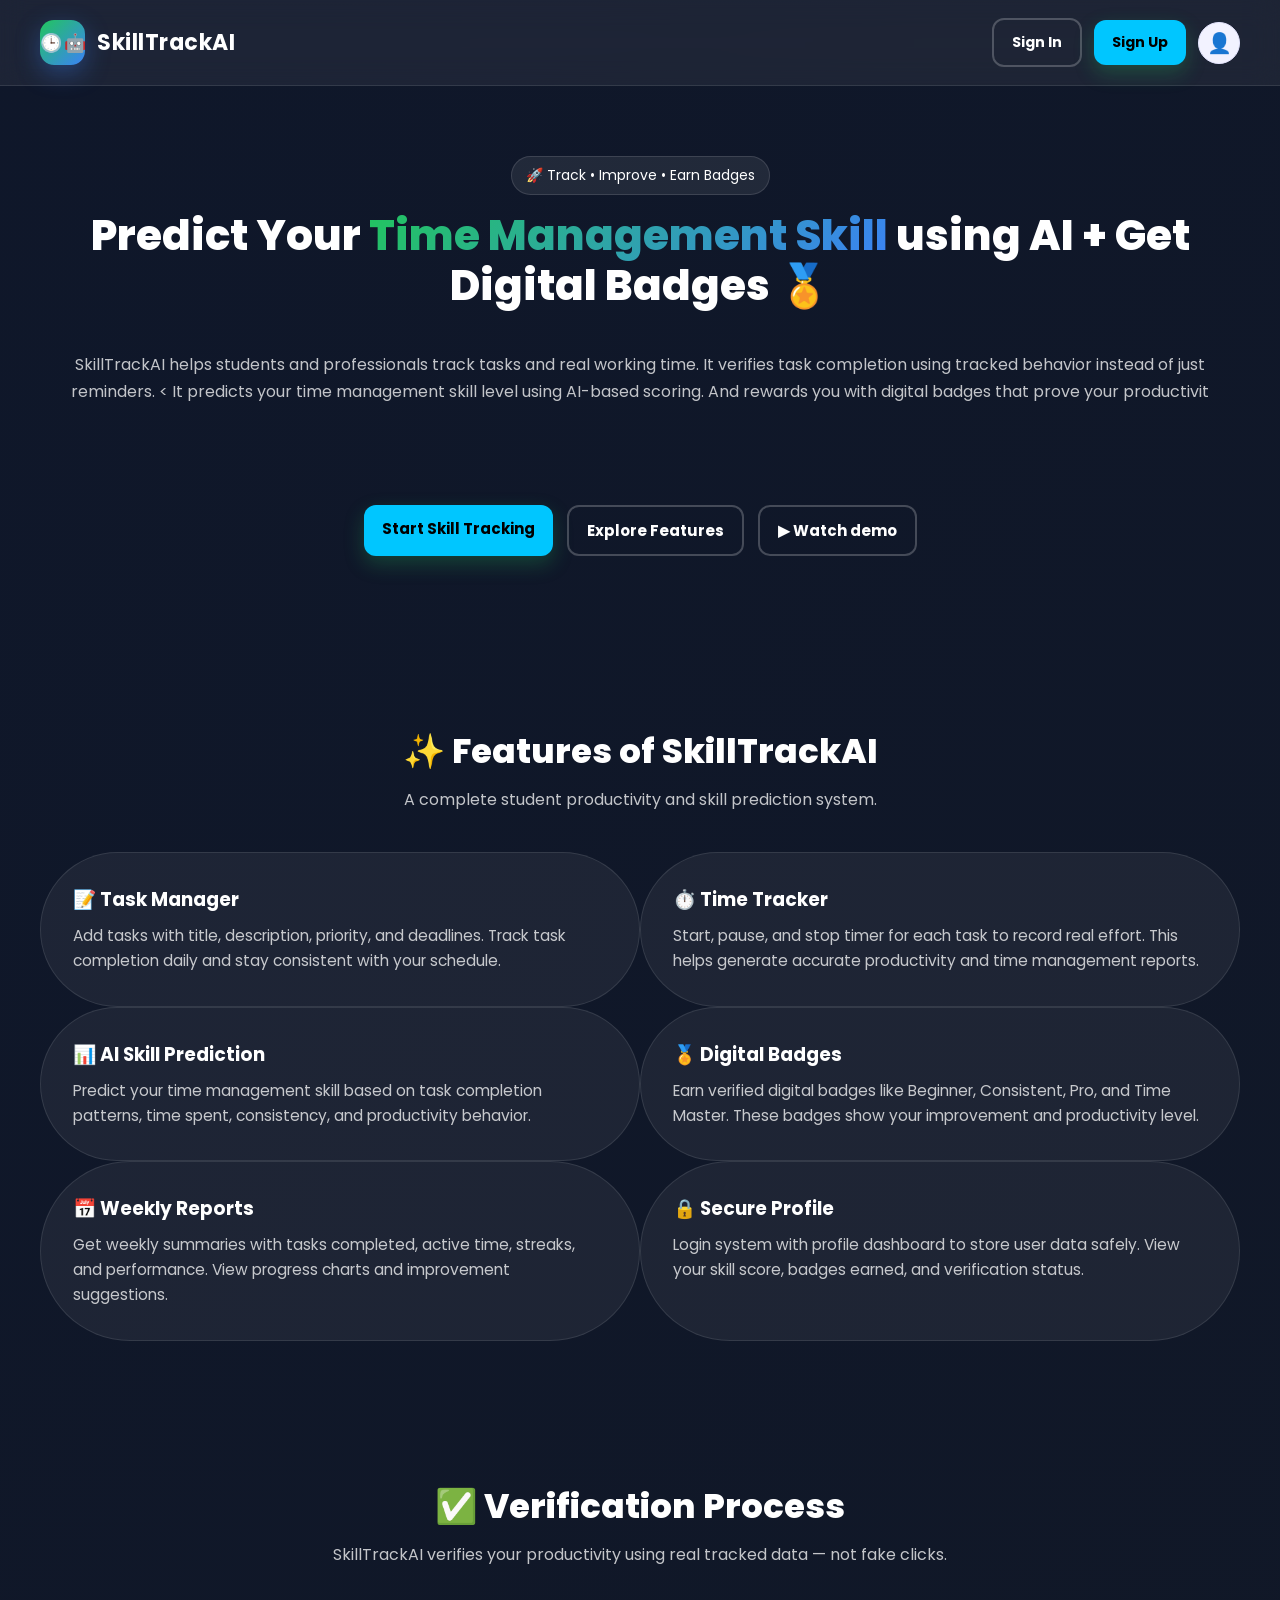
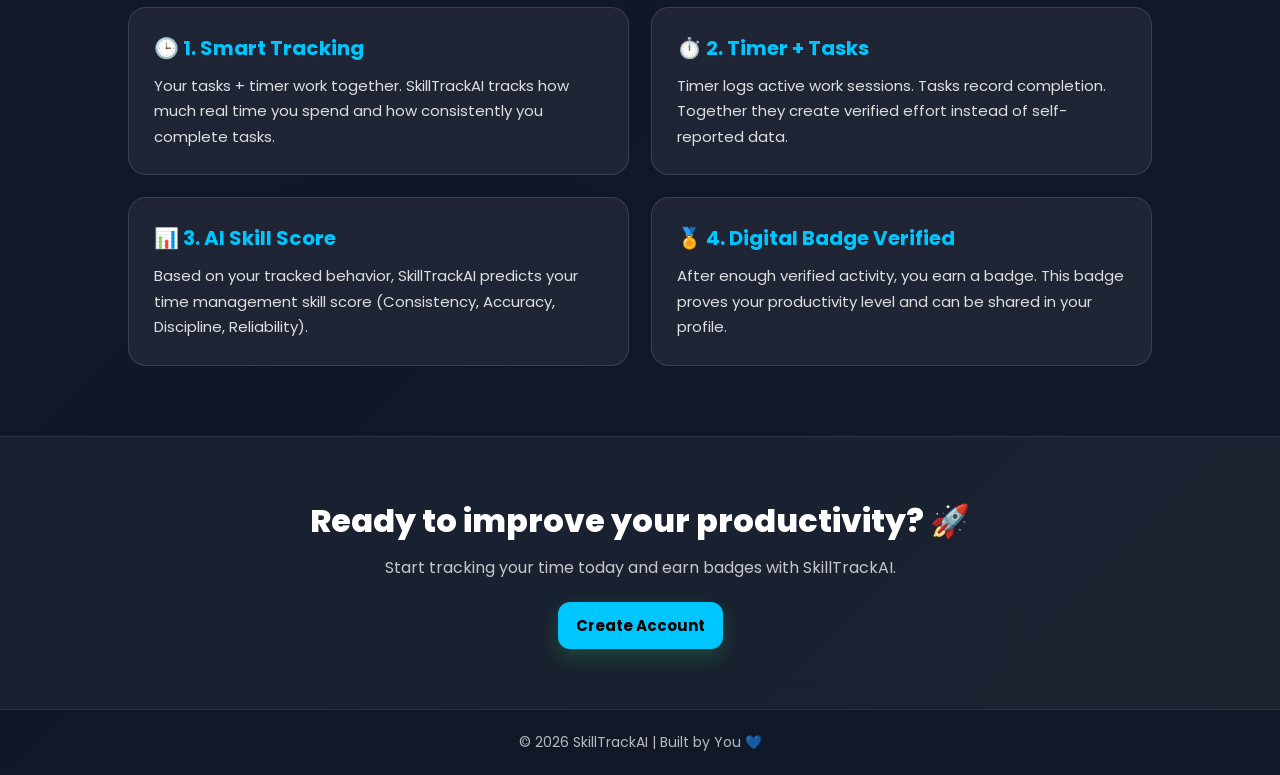
<file: templets/index.html>
<!DOCTYPE html>
<html lang="en">

<head>
  <meta charset="UTF-8" />
  <meta name="viewport" content="width=device-width, initial-scale=1.0" />
  <title>SkillTrackAI | Time Management Skill Prediction</title>
  <link rel="stylesheet" href="/static/style.css" />
</head>

<body>

  <!-- NAVBAR -->
  <header class="navbar">
    <div class="nav-left">
      <div class="logo">
        <span class="logo-icon">🕒</span>
        <span class="logo-ai">🤖</span>
      </div>
      <h1 class="brand-title">SkillTrackAI</h1>
    </div>

    <div class="nav-right">
      <a href="signin.html" class="btn btn-outline">Sign In</a>
      <a href="signup.html" class="btn btn-primary">Sign Up</a>
      <a href="profile.html" class="profile-icon" title="Profile">
        👤
      </a>
    </div>
  </header>


  <!-- HERO SECTION -->
  <section class="hero">
    <div class="hero-left">
      <p class="tagline">🚀 Track • Improve • Earn Badges</p>

      <h2 class="hero-title">
        Predict Your <span class="highlight">Time Management Skill</span>
        using AI + Get Digital Badges 🏅
      </h2>
      <br>
      <p class="hero-desc">
        SkillTrackAI helps students and professionals track tasks and real working time.
        It verifies task completion using tracked behavior instead of just reminders. < It predicts your time management
          skill level using AI-based scoring. And rewards you with digital badges that prove your productivit </p>
          <br>
          <br>
          <br>
          <div class="hero-buttons">
            <a href="addtask.html" class="btn btn-primary big">Start Skill Tracking</a>
            <a href="#features" class="btn btn-outline big">Explore Features</a>
            <a href="#features" class="btn btn-outline big">▶ Watch demo </a>
          </div>
    </div>
  </section>


  <!-- FEATURES -->
  <section class="features" id="features">
    <h2 class="section-title">✨ Features of SkillTrackAI</h2>
    <p class="section-subtitle">
      A complete student productivity and skill prediction system.
    </p>

    <div class="features-grid">
      <div class="feature-card">
        <h3>📝 Task Manager</h3>
        <p>
          Add tasks with title, description, priority, and deadlines.
          Track task completion daily and stay consistent with your schedule.
        </p>
      </div>

      <div class="feature-card">
        <h3>⏱️ Time Tracker</h3>
        <p>
          Start, pause, and stop timer for each task to record real effort.
          This helps generate accurate productivity and time management reports.
        </p>
      </div>

      <div class="feature-card">
        <h3>📊 AI Skill Prediction</h3>
        <p>
          Predict your time management skill based on task completion patterns,
          time spent, consistency, and productivity behavior.
        </p>
      </div>

      <div class="feature-card">
        <h3>🏅 Digital Badges</h3>
        <p>
          Earn verified digital badges like Beginner, Consistent, Pro, and Time Master.
          These badges show your improvement and productivity level.
        </p>
      </div>

      <div class="feature-card">
        <h3>📅 Weekly Reports</h3>
        <p>
          Get weekly summaries with tasks completed, active time, streaks, and performance.
          View progress charts and improvement suggestions.
        </p>
      </div>

      <div class="feature-card">
        <h3>🔒 Secure Profile</h3>
        <p>
          Login system with profile dashboard to store user data safely.
          View your skill score, badges earned, and verification status.
        </p>
      </div>
    </div>
  </section>

  <!-- VERIFICATION PROCESS -->
  <section class="verify" id="verification">
    <div class="verify-header">
      <h2 class="section-title">✅ Verification Process</h2>
      <p class="section-subtitle">
        SkillTrackAI verifies your productivity using real tracked data — not fake clicks.
      </p>
    </div>

    <div class="verify-grid">
      <div class="verify-card">
        <h3>🕒 1. Smart Tracking</h3>
        <p>
          Your tasks + timer work together. SkillTrackAI tracks how much real time
          you spend and how consistently you complete tasks.
        </p>
      </div>

      <div class="verify-card">
        <h3>⏱️ 2. Timer + Tasks</h3>
        <p>
          Timer logs active work sessions. Tasks record completion. Together they
          create verified effort instead of self-reported data.
        </p>
      </div>

      <div class="verify-card">
        <h3>📊 3. AI Skill Score</h3>
        <p>
          Based on your tracked behavior, SkillTrackAI predicts your time management
          skill score (Consistency, Accuracy, Discipline, Reliability).
        </p>
      </div>

      <div class="verify-card">
        <h3>🏅 4. Digital Badge Verified</h3>
        <p>
          After enough verified activity, you earn a badge. This badge proves your
          productivity level and can be shared in your profile.
        </p>
      </div>
    </div>
  </section>


  <!-- CALL TO ACTION -->
  <section class="cta">
    <h2>Ready to improve your productivity? 🚀</h2>
    <p>Start tracking your time today and earn badges with SkillTrackAI.</p>
    <a href="signup.html" class="btn btn-primary big">Create Account</a>
  </section>


  <!-- FOOTER -->
  <footer class="footer">
    <p>© 2026 SkillTrackAI | Built by You 💙</p>
  </footer>

</body>

</html>
</file>
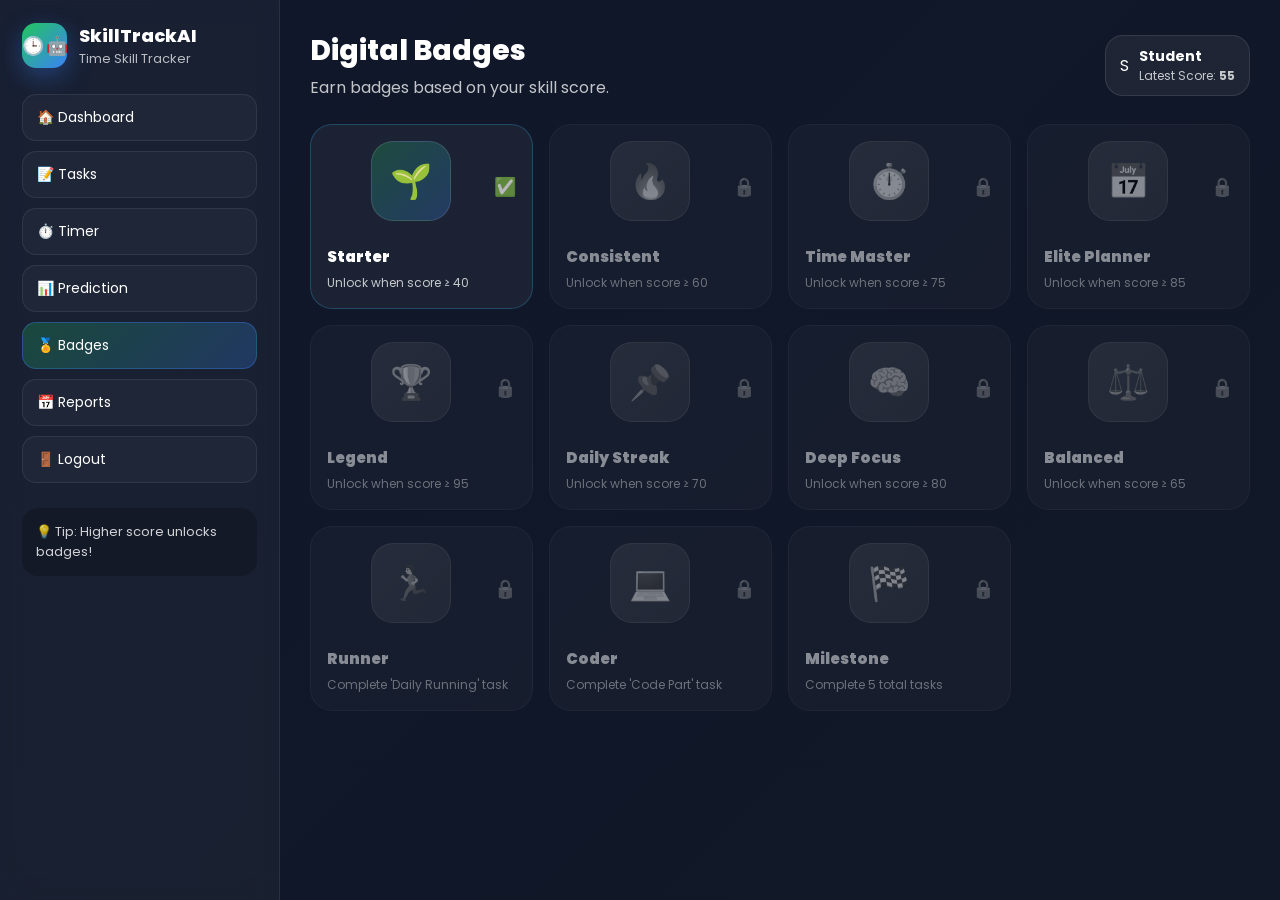
<file: templets/badges.html>
<!DOCTYPE html>
<html lang="en">

<head>
  <meta charset="UTF-8" />
  <meta name="viewport" content="width=device-width, initial-scale=1.0" />
  <title>Badges | SkillTrackAI</title>
  <link rel="stylesheet" href="/static/style.css" />
</head>

<body>

  <div class="dash">

    <!-- SIDEBAR -->
    <aside class="sidebar">
      <div class="sidebar-brand">
        <div class="logo">
          <span>🕒</span><span>🤖</span>
        </div>
        <div>
          <h2>SkillTrackAI</h2>
          <p>Time Skill Tracker</p>
        </div>
      </div>

      <nav class="side-links">
        <a href="dashboard.html">🏠 Dashboard</a>
        <a href="addtask.html">📝 Tasks</a>
        <a href="timer.html">⏱️ Timer</a>
        <a href="prediction.html">📊 Prediction</a>
        <a class="active" href="badges.html">🏅 Badges</a>
        <a href="report.html">📅 Reports</a>
        <a href="index.html" id="logoutLink">🚪 Logout</a>
      </nav>

      <div class="sidebar-footer">
        <p>💡 Tip: Higher score unlocks badges!</p>
      </div>
    </aside>


    <!-- MAIN -->
    <main class="main">

      <div class="topbar">
        <div>
          <h1 class="page-title">Digital Badges</h1>
          <p class="page-sub">Earn badges based on your skill score.</p>
        </div>

        <div class="top-actions">
          <div class="profile-box">
            <div class="profile-circle" id="userInitials">S</div>
            <div>
              <h4 id="userName">Student</h4>
              <p>Latest Score: <b id="latestScore">--</b></p>
            </div>
          </div>
        </div>
      </div>


      <!-- BADGE GRID -->
      <section class="badge-grid" id="badgeGrid"></section>

    </main>

  </div>


  <!-- MODAL -->
  <div class="modal" id="badgeModal">
    <div class="modal-box">
      <h2 id="mTitle">Badge</h2>
      <p id="mDesc">Description</p>

      <div class="modal-actions">
        <button class="btn btn-primary full" id="closeModal">Close</button>
      </div>
    </div>
  </div>


  <script src="/static/script.js"></script>
</body>

</html>
</file>
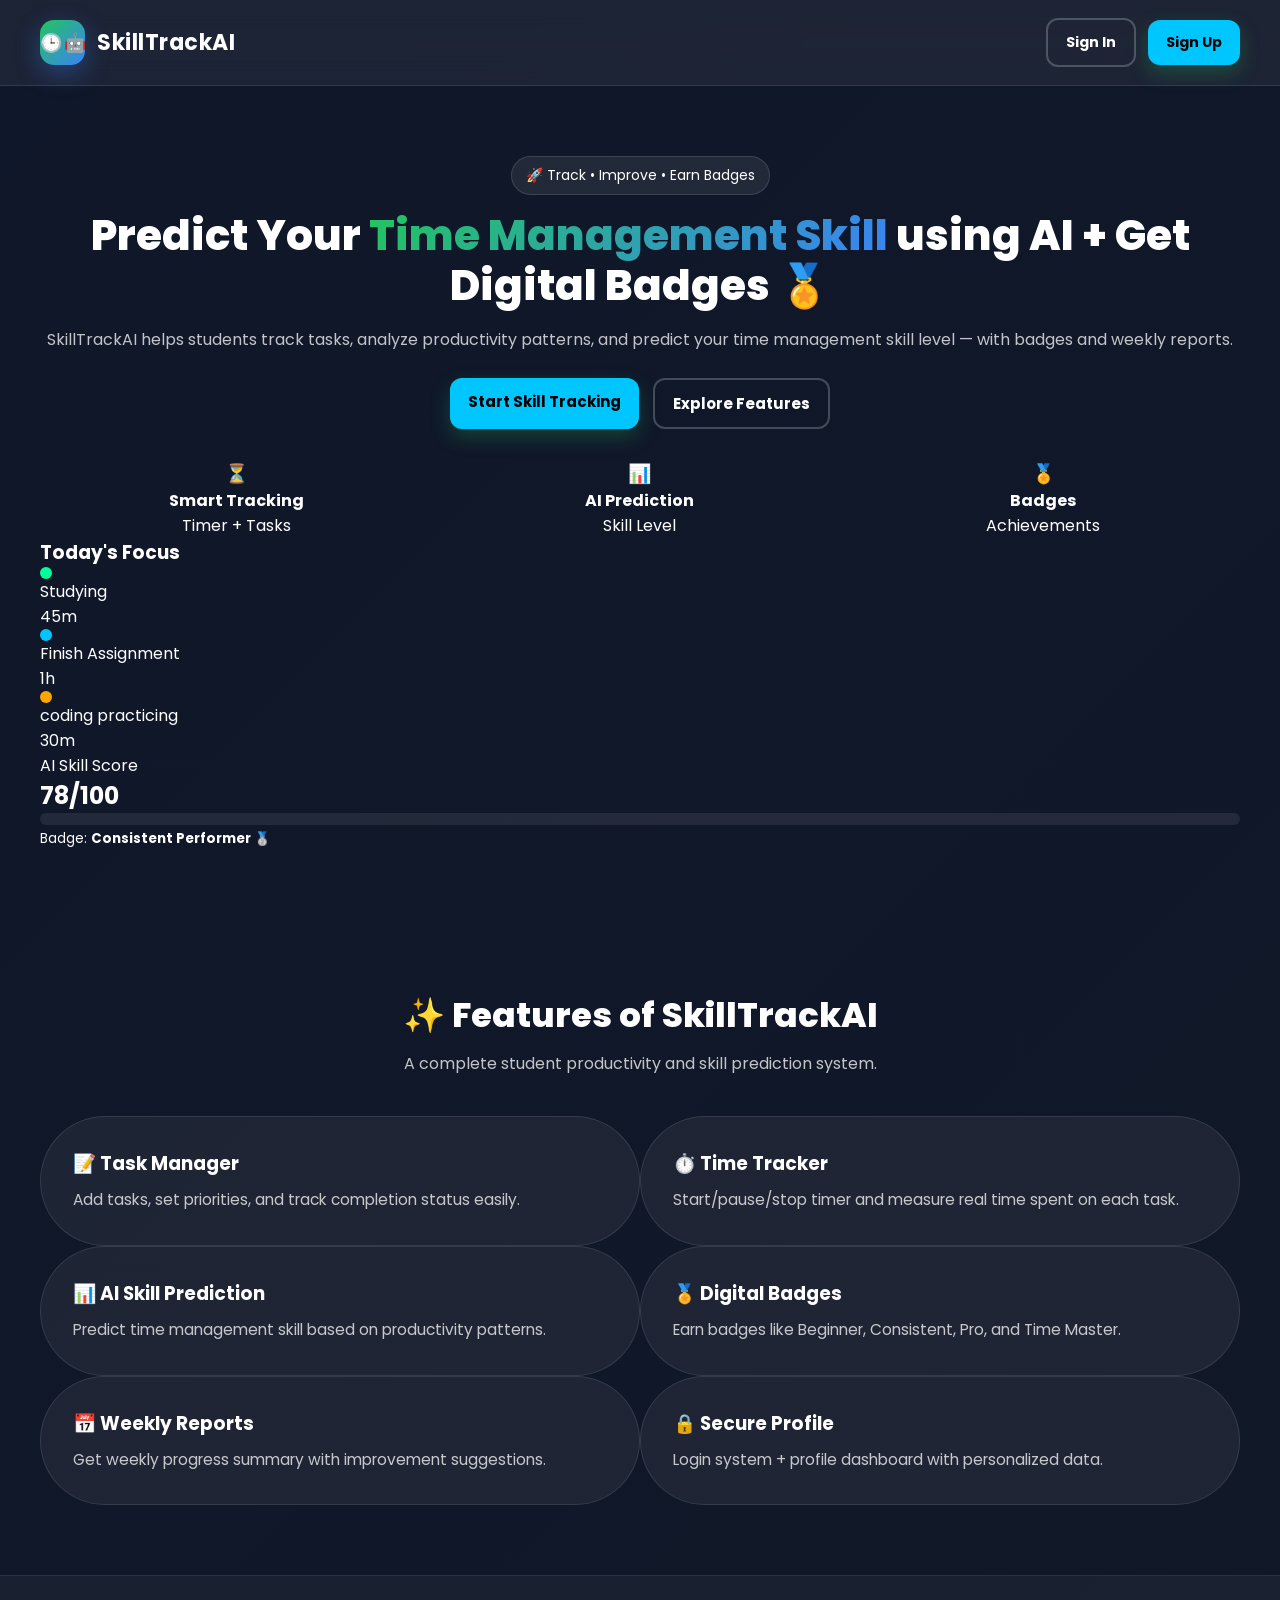
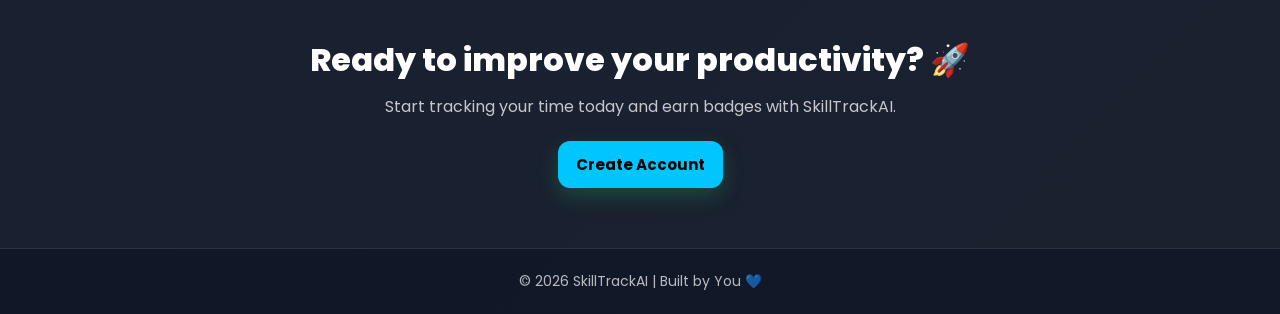
<file: templets/index1.html>
<!DOCTYPE html>
<html lang="en">

<head>
  <meta charset="UTF-8" />
  <meta name="viewport" content="width=device-width, initial-scale=1.0" />
  <title>SkillTrackAI | Time Management Skill Prediction</title>
  <link rel="stylesheet" href="/static/style.css" />
</head>

<body>

  <!-- NAVBAR -->
  <header class="navbar">
    <div class="nav-left">
      <div class="logo">
        <span class="logo-icon">🕒</span>
        <span class="logo-ai">🤖</span>
      </div>
      <h1 class="brand-title">SkillTrackAI</h1>
    </div>

    <div class="nav-right">
      <a href="signin.html" class="btn btn-outline">Sign In</a>
      <a href="signup.html" class="btn btn-primary">Sign Up</a>
    </div>
  </header>


  <!-- HERO SECTION -->
  <section class="hero">
    <div class="hero-left">
      <p class="tagline">🚀 Track • Improve • Earn Badges</p>

      <h2 class="hero-title">
        Predict Your <span class="highlight">Time Management Skill</span>
        using AI + Get Digital Badges 🏅
      </h2>

      <p class="hero-desc">
        SkillTrackAI helps students track tasks, analyze productivity patterns,
        and predict your time management skill level — with badges and weekly reports.
      </p>

      <div class="hero-buttons">
        <a href="addtask.html" class="btn btn-primary big">Start Skill Tracking</a>
        <a href="#features" class="btn btn-outline big">Explore Features</a>
      </div>

      <div class="mini-stats">
        <div class="stat-card">
          <h3>⏳</h3>
          <p><b>Smart Tracking</b><br>Timer + Tasks</p>
        </div>
        <div class="stat-card">
          <h3>📊</h3>
          <p><b>AI Prediction</b><br>Skill Level</p>
        </div>
        <div class="stat-card">
          <h3>🏅</h3>
          <p><b>Badges</b><br>Achievements</p>
        </div>
      </div>
    </div>

    <div class="hero-right">
      <div class="glass-card">
        <h3 class="card-title">Today's Focus</h3>

        <div class="task-row">
          <div class="dot green"></div>
          <p>Studying</p>
          <span>45m</span>
        </div>

        <div class="task-row">
          <div class="dot blue"></div>
          <p>Finish Assignment</p>
          <span>1h</span>
        </div>

        <div class="task-row">
          <div class="dot orange"></div>
          <p>coding practicing</p>
          <span>30m</span>
        </div>

        <div class="progress-box">
          <p>AI Skill Score</p>
          <h2><span id="score">78</span>/100</h2>
          <div class="progress-bar">
            <div class="progress-fill" id="progressFill"></div>
          </div>
          <small>Badge: <b>Consistent Performer 🥈</b></small>
        </div>
      </div>
    </div>
  </section>


  <!-- FEATURES -->
  <section class="features" id="features">
    <h2 class="section-title">✨ Features of SkillTrackAI</h2>
    <p class="section-subtitle">
      A complete student productivity and skill prediction system.
    </p>

    <div class="features-grid">
      <div class="feature-card">
        <h3>📝 Task Manager</h3>
        <p>Add tasks, set priorities, and track completion status easily.</p>
      </div>

      <div class="feature-card">
        <h3>⏱️ Time Tracker</h3>
        <p>Start/pause/stop timer and measure real time spent on each task.</p>
      </div>

      <div class="feature-card">
        <h3>📊 AI Skill Prediction</h3>
        <p>Predict time management skill based on productivity patterns.</p>
      </div>

      <div class="feature-card">
        <h3>🏅 Digital Badges</h3>
        <p>Earn badges like Beginner, Consistent, Pro, and Time Master.</p>
      </div>

      <div class="feature-card">
        <h3>📅 Weekly Reports</h3>
        <p>Get weekly progress summary with improvement suggestions.</p>
      </div>

      <div class="feature-card">
        <h3>🔒 Secure Profile</h3>
        <p>Login system + profile dashboard with personalized data.</p>
      </div>
    </div>
  </section>


  <!-- CALL TO ACTION -->
  <section class="cta">
    <h2>Ready to improve your productivity? 🚀</h2>
    <p>Start tracking your time today and earn badges with SkillTrackAI.</p>
    <a href="signup.html" class="btn btn-primary big">Create Account</a>
  </section>


  <!-- FOOTER -->
  <footer class="footer">
    <p>© 2026 SkillTrackAI | Built by You 💙</p>
  </footer>


  <script src="/static/script.js"></script>
</body>

</html>
</file>
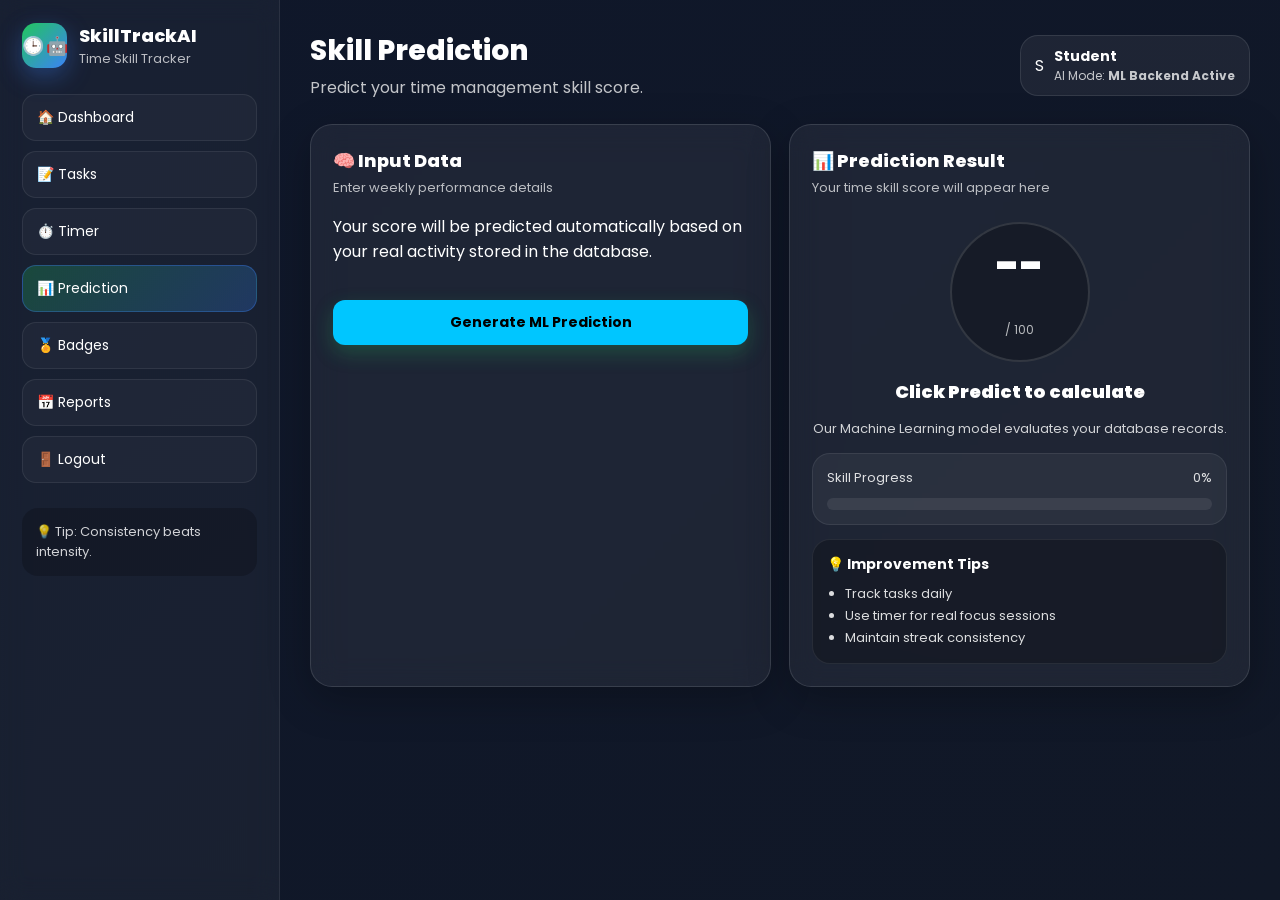
<file: templets/prediction.html>
<!DOCTYPE html>
<html lang="en">

<head>
  <meta charset="UTF-8" />
  <meta name="viewport" content="width=device-width, initial-scale=1.0" />
  <title>Skill Prediction | SkillTrackAI</title>
  <link rel="stylesheet" href="/static/style.css" />
</head>

<body>

  <div class="dash">

    <!-- SIDEBAR -->
    <aside class="sidebar">
      <div class="sidebar-brand">
        <div class="logo">
          <span>🕒</span><span>🤖</span>
        </div>
        <div>
          <h2>SkillTrackAI</h2>
          <p>Time Skill Tracker</p>
        </div>
      </div>

      <nav class="side-links">
        <a href="dashboard.html">🏠 Dashboard</a>
        <a href="addtask.html">📝 Tasks</a>
        <a href="timer.html">⏱️ Timer</a>
        <a class="active" href="prediction.html">📊 Prediction</a>
        <a href="badges.html">🏅 Badges</a>
        <a href="report.html">📅 Reports</a>
        <a href="index.html" id="logoutLink">🚪 Logout</a>
      </nav>

      <div class="sidebar-footer">
        <p>💡 Tip: Consistency beats intensity.</p>
      </div>
    </aside>


    <!-- MAIN -->
    <main class="main">

      <div class="topbar">
        <div>
          <h1 class="page-title">Skill Prediction</h1>
          <p class="page-sub">Predict your time management skill score.</p>
        </div>

        <div class="top-actions">
          <div class="profile-box">
            <div class="profile-circle" id="userInitials">S</div>
            <div>
              <h4 id="userName">Student</h4>
              <p>AI Mode: <b>ML Backend Active</b></p>
            </div>
          </div>
        </div>
      </div>


      <section class="predict-grid">

        <!-- INPUT CARD -->
        <div class="card">
          <div class="card-head">
            <h2>🧠 Input Data</h2>
            <p>Enter weekly performance details</p>
          </div>

          <form id="predictForm" class="predict-form">

            <div style="margin-bottom: 20px;">
              <p>Your score will be predicted automatically based on your real activity stored in the database.</p>
            </div>

            <button class="btn btn-primary full" type="submit" id="predictBtn">
              Generate ML Prediction
            </button>

          </form>
        </div>


        <!-- OUTPUT CARD -->
        <div class="card">
          <div class="card-head">
            <h2>📊 Prediction Result</h2>
            <p>Your time skill score will appear here</p>
          </div>

          <div class="result-box">

            <div class="score-circle" id="scoreCircle">
              <h1 id="scoreValue">--</h1>
              <p>/ 100</p>
            </div>

            <h2 class="skill-level" id="skillLevel">Click Predict to calculate</h2>
            <p class="skill-desc" id="skillDesc">
              Our Machine Learning model evaluates your database records.
            </p>

            <div class="progress-wrap">
              <div class="progress-label">
                <span>Skill Progress</span>
                <span id="progText">0%</span>
              </div>
              <div class="progress-bar">
                <div class="progress-fill" id="progFill"></div>
              </div>
            </div>

            <div class="tips" id="tipsBox">
              <h3>💡 Improvement Tips</h3>
              <ul>
                <li>Track tasks daily</li>
                <li>Use timer for real focus sessions</li>
                <li>Maintain streak consistency</li>
              </ul>
            </div>

          </div>
        </div>

      </section>

    </main>

  </div>

  <script src="/static/script.js"></script>
</body>

</html>
</file>
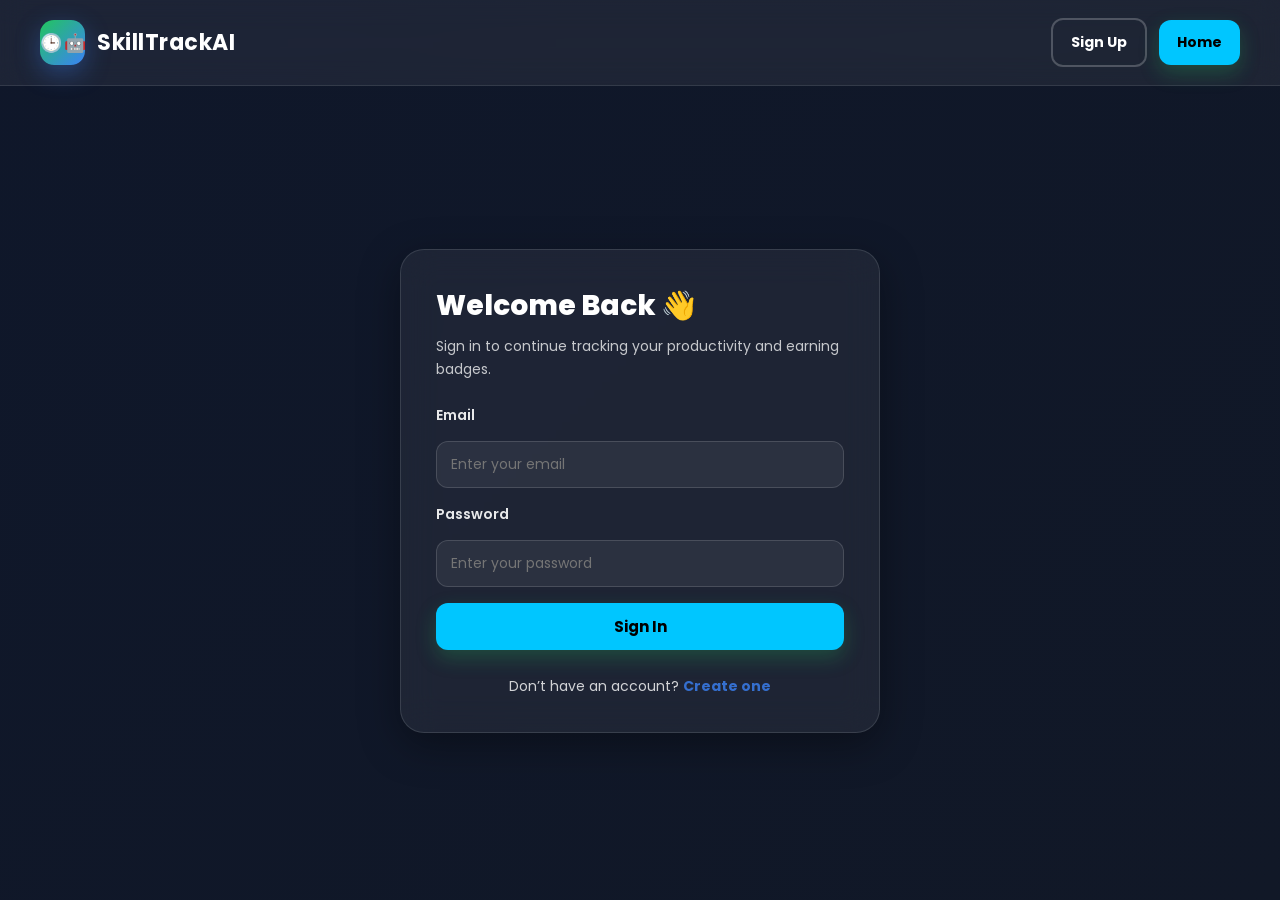
<file: templets/signin.html>
<!DOCTYPE html>
<html lang="en">

<head>
  <meta charset="UTF-8" />
  <meta name="viewport" content="width=device-width, initial-scale=1.0" />
  <title>Sign In | SkillTrackAI</title>
  <link rel="stylesheet" href="/static/style.css" />
</head>

<body>

  <!-- NAVBAR -->
  <header class="navbar">
    <div class="nav-left">
      <div class="logo">
        <span class="logo-icon">🕒</span>
        <span class="logo-ai">🤖</span>
      </div>
      <h1 class="brand-title">SkillTrackAI</h1>
    </div>

    <div class="nav-right">
      <a href="signup.html" class="btn btn-outline">Sign Up</a>
      <a href="index.html" class="btn btn-primary">Home</a>
    </div>
  </header>


  <!-- SIGNIN SECTION -->
  <section class="auth">
    <div class="auth-card">

      <h2 class="auth-title">Welcome Back 👋</h2>
      <p class="auth-subtitle">
        Sign in to continue tracking your productivity and earning badges.
      </p>

      <form class="auth-form" id="signinForm">

        <div class="input-group">
          <label>Email</label>
          <input type="email" id="signinEmail" placeholder="Enter your email" required />
        </div>

        <div class="input-group">
          <label>Password</label>
          <input type="password" id="signinPassword" placeholder="Enter your password" required />
        </div>

        <button type="submit" class="btn btn-primary auth-btn">
          Sign In
        </button>

        <p class="auth-footer">
          Don’t have an account?
          <a href="signup.html">Create one</a>
        </p>

      </form>
    </div>
  </section>


  <script src="/static/script.js"></script>
</body>

</html>
</file>
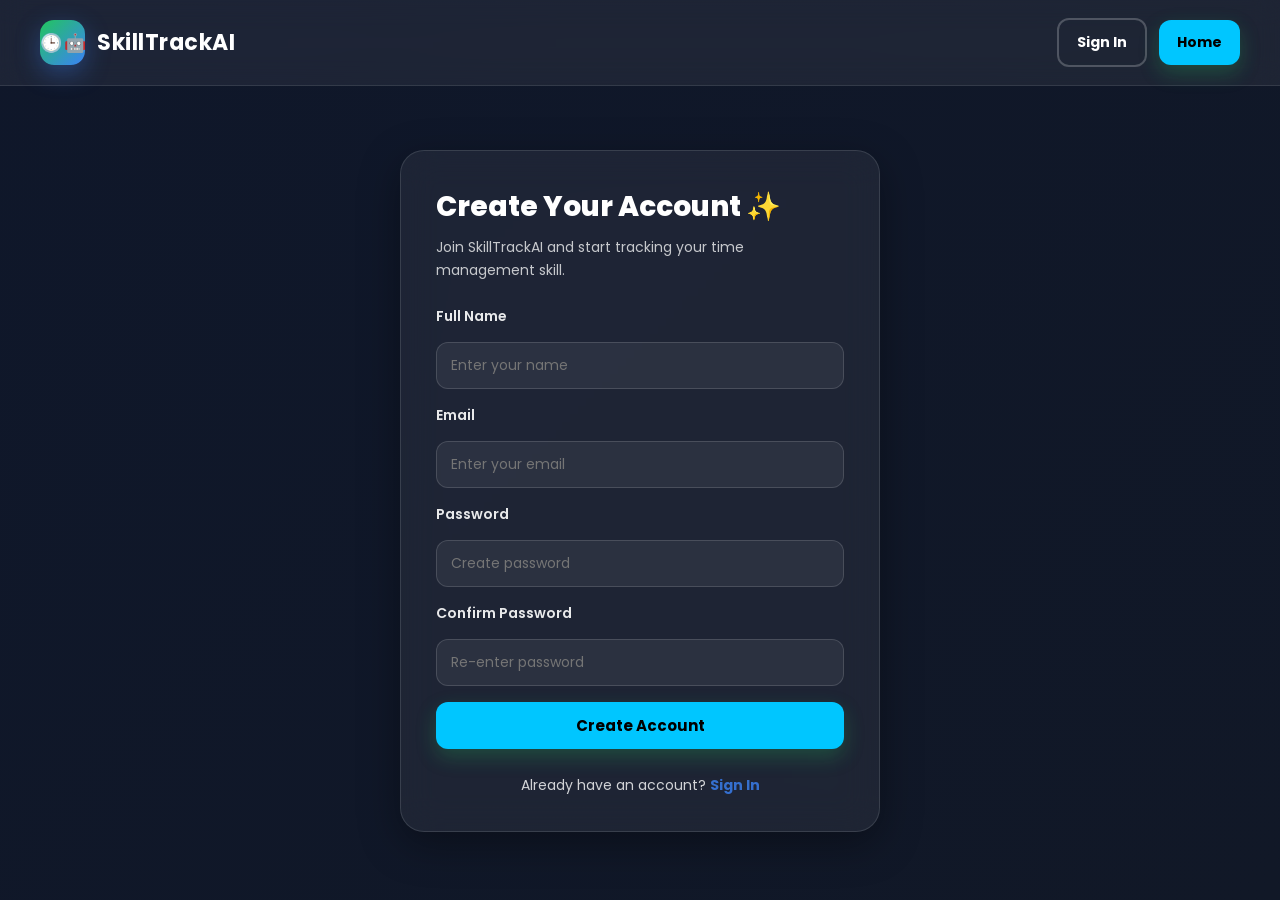
<file: templets/signup.html>
<!DOCTYPE html>
<html lang="en">

<head>
  <meta charset="UTF-8" />
  <meta name="viewport" content="width=device-width, initial-scale=1.0" />
  <title>Sign Up | SkillTrackAI</title>
  <link rel="stylesheet" href="/static/style.css" />
</head>

<body>

  <!-- NAVBAR -->
  <header class="navbar">
    <div class="nav-left">
      <div class="logo">
        <span class="logo-icon">🕒</span>
        <span class="logo-ai">🤖</span>
      </div>
      <h1 class="brand-title">SkillTrackAI</h1>
    </div>

    <div class="nav-right">
      <a href="signin.html" class="btn btn-outline">Sign In</a>
      <a href="index.html" class="btn btn-primary">Home</a>
    </div>
  </header>


  <!-- SIGNUP SECTION -->
  <section class="auth">
    <div class="auth-card">

      <h2 class="auth-title">Create Your Account ✨</h2>
      <p class="auth-subtitle">
        Join SkillTrackAI and start tracking your time management skill.
      </p>

      <form class="auth-form" id="signupForm">

        <div class="input-group">
          <label>Full Name</label>
          <input type="text" id="signupName" placeholder="Enter your name" required />
        </div>

        <div class="input-group">
          <label>Email</label>
          <input type="email" id="signupEmail" placeholder="Enter your email" required />
        </div>

        <div class="input-group">
          <label>Password</label>
          <input type="password" id="signupPassword" placeholder="Create password" required />
        </div>

        <div class="input-group">
          <label>Confirm Password</label>
          <input type="password" id="signupConfirmPassword" placeholder="Re-enter password" required />
        </div>

        <button type="submit" class="btn btn-primary auth-btn">
          Create Account
        </button>

        <p class="auth-footer">
          Already have an account?
          <a href="signin.html">Sign In</a>
        </p>

      </form>
    </div>
  </section>


  <!-- SIGNUP SUCCESS MODAL -->
  <div class="modal-overlay" id="signupModal">
    <div class="modal-content">
      <span class="modal-icon">🎉</span>
      <h2 class="modal-title" id="signupModalTitle">Account Created!</h2>
      <p class="modal-text" id="signupModalText">
        Welcome to <b>SkillTrackAI</b>. Your account has been successfully created.
        You can now sign in to start tracking your skills.
      </p>
      <a href="signin.html" class="btn btn-primary full">Go to Sign In</a>
    </div>
  </div>

  <script src="/static/script.js"></script>
</body>

</html>
</file>
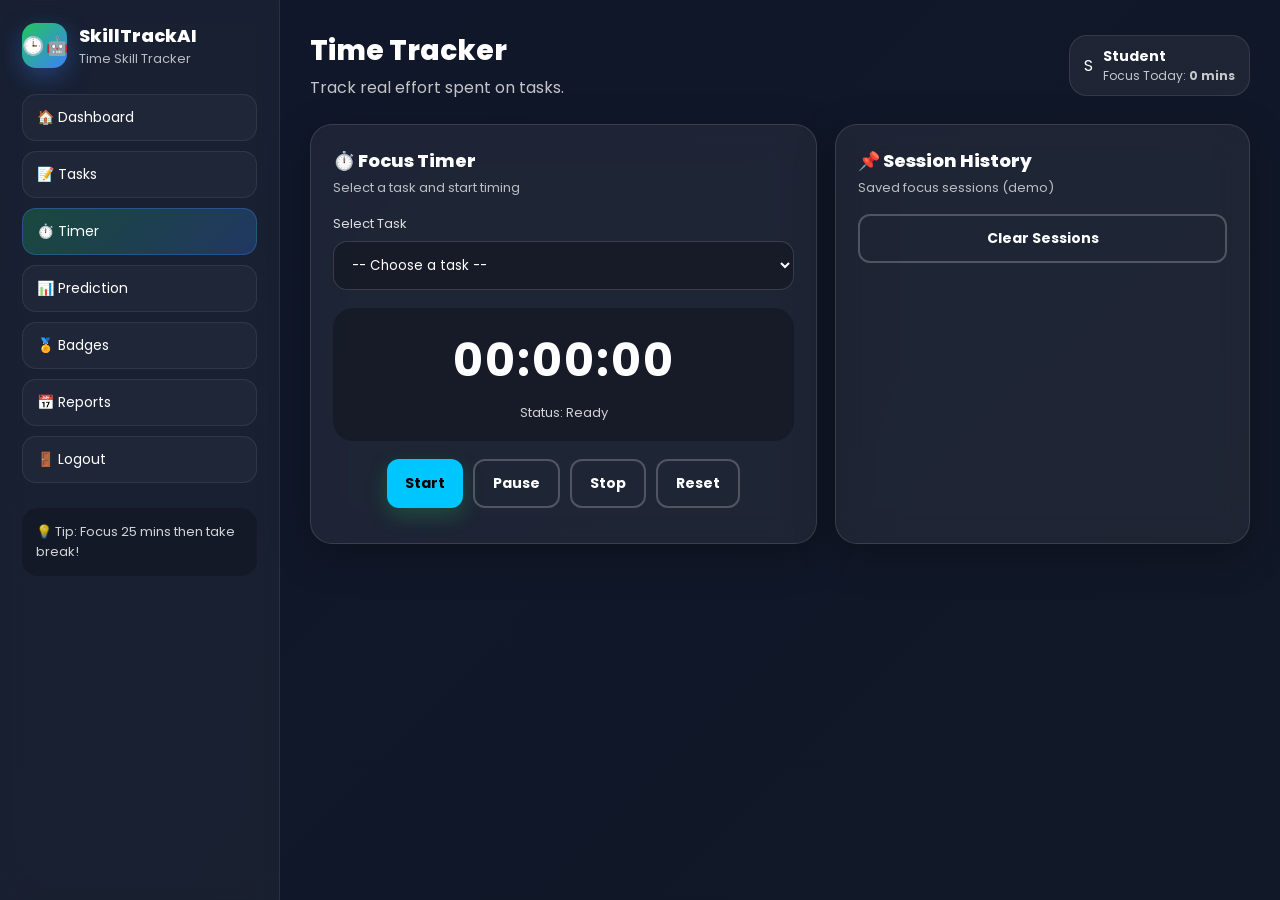
<file: templets/timer.html>
<!DOCTYPE html>
<html lang="en">

<head>
  <meta charset="UTF-8" />
  <meta name="viewport" content="width=device-width, initial-scale=1.0" />
  <title>Time Tracker | SkillTrackAI</title>
  <link rel="stylesheet" href="/static/style.css" />
</head>

<body>

  <div class="dash">

    <!-- SIDEBAR -->
    <aside class="sidebar">
      <div class="sidebar-brand">
        <div class="logo">
          <span>🕒</span><span>🤖</span>
        </div>
        <div>
          <h2>SkillTrackAI</h2>
          <p>Time Skill Tracker</p>
        </div>
      </div>

      <nav class="side-links">
        <a href="dashboard.html">🏠 Dashboard</a>
        <a href="addtask.html">📝 Tasks</a>
        <a class="active" href="timer.html">⏱️ Timer</a>
        <a href="prediction.html">📊 Prediction</a>
        <a href="badges.html">🏅 Badges</a>
        <a href="report.html">📅 Reports</a>
        <a href="index.html" id="logoutLink">🚪 Logout</a>
      </nav>

      <div class="sidebar-footer">
        <p>💡 Tip: Focus 25 mins then take break!</p>
      </div>
    </aside>


    <!-- MAIN -->
    <main class="main">

      <div class="topbar">
        <div>
          <h1 class="page-title">Time Tracker</h1>
          <p class="page-sub">Track real effort spent on tasks.</p>
        </div>

        <div class="top-actions">
          <div class="profile-box">
            <div class="profile-circle" id="userInitials">S</div>
            <div>
              <h4 id="userName">Student</h4>
              <p>Focus Today: <b id="todayFocus">0 mins</b></p>
            </div>
          </div>
        </div>
      </div>


      <!-- TIMER GRID -->
      <section class="timer-grid">

        <!-- TIMER CARD -->
        <div class="card timer-card">
          <div class="card-head">
            <h2>⏱️ Focus Timer</h2>
            <p>Select a task and start timing</p>
          </div>

          <div class="timer-select">
            <label>Select Task</label>
            <select id="taskSelect">
              <option value="">-- Choose a task --</option>
            </select>
          </div>

          <div class="timer-big">
            <h1 id="bigTimer">00:00:00</h1>
            <p class="timer-status" id="timerStatus">Status: Ready</p>
          </div>

          <div class="timer-buttons">
            <button class="btn btn-primary" id="tStart">Start</button>
            <button class="btn btn-outline" id="tPause">Pause</button>
            <button class="btn btn-outline" id="tStop">Stop</button>
            <button class="btn btn-outline" id="tReset">Reset</button>
          </div>
        </div>


        <!-- SESSION HISTORY -->
        <div class="card">
          <div class="card-head">
            <h2>📌 Session History</h2>
            <p>Saved focus sessions (demo)</p>
          </div>

          <div class="session-list" id="sessionList"></div>

          <button class="btn btn-outline full" id="clearSessions">
            Clear Sessions
          </button>
        </div>

      </section>

    </main>

  </div>

  <script src="/static/script.js"></script>
</body>

</html>
</file>
<file: static/style.css>
@import url('https://fonts.googleapis.com/css2?family=Poppins:wght@300;400;600;700&display=swap');

* {
  margin: 0;
  padding: 0;
  box-sizing: border-box;
  font-family: "Poppins", sans-serif;
}

body {
  background: linear-gradient(135deg, #0f172a, #111827);
  color: white;
  min-height: 100vh;
}

/* NAVBAR */
.navbar {
  width: 100%;
  padding: 18px 40px;
  display: flex;
  justify-content: space-between;
  align-items: center;

  background: rgba(255, 255, 255, 0.06);
  border-bottom: 1px solid rgba(255, 255, 255, 0.1);
  backdrop-filter: blur(14px);
  position: sticky;
  top: 0;
  z-index: 1000;
}

.nav-left {
  display: flex;
  align-items: center;
  gap: 12px;
}

.logo {
  width: 45px;
  height: 45px;
  border-radius: 14px;
  display: flex;
  justify-content: center;
  align-items: center;
  gap: 2px;
  background: linear-gradient(135deg, #22c55e, #3b82f6);
  box-shadow: 0px 8px 25px rgba(59, 130, 246, 0.35);
  font-size: 18px;
}

.brand-title {
  font-size: 22px;
  font-weight: 700;
  letter-spacing: 0.5px;
}

.nav-right {
  display: flex;
  align-items: center;
  gap: 12px;
}

.btn {
  padding: 10px 18px;
  border-radius: 12px;
  text-decoration: none;
  font-weight: 600;
  font-size: 14px;
  transition: 0.3s ease;
  display: inline-block;
}

.btn-primary {
  background: linear-gradient(135deg, #3b82f6, #22c55e);
  color: white;
  box-shadow: 0px 8px 20px rgba(34, 197, 94, 0.25);
}

.btn-primary:hover {
  transform: translateY(-2px);
  opacity: 0.95;
}

.btn-outline {
  border: 1px solid rgba(255, 255, 255, 0.25);
  color: white;
  background: transparent;
}

.btn-outline:hover {
  background: rgba(255, 255, 255, 0.1);
}

.big {
  padding: 12px 22px;
  font-size: 15px;
}

/* HERO */
.hero {
  display: grid;
  grid-template-columns: 1fr;
  padding: 70px 40px;
  align-items: center;
}

.tagline {
  display: inline-block;
  padding: 8px 14px;
  border-radius: 30px;
  background: rgba(255, 255, 255, 0.08);
  border: 1px solid rgba(255, 255, 255, 0.12);
  font-size: 14px;
  margin-bottom: 16px;
}

.hero-title {
  font-size: 42px;
  font-weight: 800;
  line-height: 1.2;
  margin-bottom: 14px;
}

.highlight {
  background: linear-gradient(135deg, #22c55e, #3b82f6);
  -webkit-background-clip: text;
  background-clip: text;
  -webkit-text-fill-color: transparent;
}

.hero-desc {
  color: rgba(255, 255, 255, 0.75);
  font-size: 16px;
  line-height: 1.7;
  margin-bottom: 25px;
}

.hero-buttons {
  display: flex;
  gap: 14px;
  margin-bottom: 30px;
  justify-content: center;
}

.hero-left {
  text-align: center;
}

/* FEATURES */
.features {
  padding: 70px 40px;
}

.section-title {
  font-size: 34px;
  font-weight: 800;
  margin-bottom: 10px;
  text-align: center;
}

.section-subtitle {
  text-align: center;
  opacity: 0.75;
  margin-bottom: 40px;
}

.features-grid {
  display: grid;
  grid-template-columns: repeat(2, 1fr);
  gap: 24x;
  align-content: start;
}

.feature-card {
  padding: 32px;
  border-radius: 200px;
  background: rgba(255, 255, 255, 0.06);
  border: 1px solid rgba(255, 255, 255, 0.1);
  transition: 0.3s ease;
}

.feature-card:hover {
  transform: translateY(-6px);
  background: rgba(255, 255, 255, 0.08);
}

.feature-card h3 {
  margin-bottom: 10px;
}

.feature-card p {
  opacity: 0.75;
  line-height: 1.6;
  font-size: 15.5px;
}

.verify {
  padding: 70px 10%;
}

.verify-grid {
  display: grid;
  grid-template-columns: repeat(2, 1fr);
  gap: 22px;
  margin-top: 35px;
}

.verify-card {
  background: rgba(255, 255, 255, 0.06);
  border: 1px solid rgba(255, 255, 255, 0.12);
  padding: 25px;
  border-radius: 18px;
  transition: 0.3s;
}

.verify-card h3 {
  font-size: 20px;
  margin-bottom: 10px;
  color: #00c6ff;
}

.verify-card p {
  font-size: 15px;
  line-height: 1.7;
  color: rgba(255, 255, 255, 0.85);
}

.verify-card:hover {
  transform: translateY(-6px);
  border-color: rgba(0, 198, 255, 0.6);
}

/* CTA */
.cta {
  padding: 60px 40px;
  text-align: center;
  background: rgba(255, 255, 255, 0.04);
  border-top: 1px solid rgba(255, 255, 255, 0.08);
  border-bottom: 1px solid rgba(255, 255, 255, 0.08);
}

.cta h2 {
  font-size: 32px;
  font-weight: 800;
  margin-bottom: 10px;
}

.cta p {
  opacity: 0.75;
  margin-bottom: 22px;
}

/* PROFILE ICON */
.profile-icon {
  width: 42px;
  height: 42px;
  border-radius: 50%;
  display: grid;
  place-items: center;
  font-size: 20px;
  background: #f2f2ff;
  color: #5b4bff;
  text-decoration: none;
  border: 1px solid #e6e6ff;
  transition: 0.2s ease;
}

.profile-icon:hover {
  transform: scale(1.05);
}

/* FOOTER */
.footer {
  padding: 22px;
  text-align: center;
  opacity: 0.7;
  font-size: 14px;
}

/* RESPONSIVE */
/* SPECIAL SECTIONS (Physical / Digital) */
.special-section {
  background: rgba(255, 255, 255, 0.04);
  border: 1px dashed rgba(255, 255, 255, 0.2);
  border-radius: 18px;
  padding: 18px;
  margin-top: 5px;
  animation: fadeIn 0.3s ease-out;
}

.special-section label {
  font-weight: 700;
  display: block;
  margin-bottom: 12px;
  color: #3b82f6;
  font-size: 14px;
}

.special-content {
  display: flex;
  flex-direction: column;
  gap: 12px;
}

.checkbox-row {
  display: flex;
  align-items: center;
  gap: 10px;
}

.checkbox-row input[type="checkbox"] {
  width: 18px;
  height: 18px;
}

.status-text {
  font-size: 12px;
  opacity: 0.7;
}

.analysis-box {
  padding: 12px;
  background: rgba(34, 197, 94, 0.1);
  border: 1px solid rgba(34, 197, 94, 0.2);
  border-radius: 12px;
  font-size: 13px;
}

.tools-grid {
  display: grid;
  grid-template-columns: repeat(auto-fill, minmax(120px, 1fr));
  gap: 10px;
}

.tool-item {
  display: flex;
  align-items: center;
  gap: 8px;
  padding: 8px 12px;
  background: rgba(0, 0, 0, 0.2);
  border-radius: 10px;
  font-size: 13px;
  cursor: pointer;
  transition: 0.2s;
  border: 1px solid transparent;
}

.tool-item:hover {
  background: rgba(255, 255, 255, 0.05);
  border-color: rgba(255, 255, 255, 0.1);
}

.tool-item input {
  width: 16px !important;
  height: 16px !important;
}

@keyframes fadeIn {
  from {
    opacity: 0;
    transform: translateY(-5px);
  }

  to {
    opacity: 1;
    transform: translateY(0);
  }
}

@media (max-width: 950px) {
  .hero {
    padding: 50px 22px;
  }

  .features-grid {
    grid-template-columns: 1fr;
  }

  .navbar {
    padding: 16px 20px;
  }

  .hero-title {
    font-size: 34px;
  }

  .verify-grid {
    grid-template-columns: 1fr;
  }
}


/* AUTH PAGES (SIGNUP / SIGNIN) */
.auth {
  min-height: calc(100vh - 90px);
  display: flex;
  justify-content: center;
  align-items: center;
  padding: 50px 20px;
}

.auth-card {
  width: 100%;
  max-width: 480px;
  padding: 35px;
  border-radius: 24px;

  background: rgba(255, 255, 255, 0.06);
  border: 1px solid rgba(255, 255, 255, 0.12);
  backdrop-filter: blur(18px);

  box-shadow: 0px 12px 40px rgba(0, 0, 0, 0.35);
}

.auth-title {
  font-size: 28px;
  font-weight: 800;
  margin-bottom: 8px;
}

.auth-subtitle {
  opacity: 0.75;
  line-height: 1.6;
  margin-bottom: 25px;
  font-size: 14px;
}

.auth-form {
  display: flex;
  flex-direction: column;
  gap: 16px;
}

.input-group label {
  display: block;
  font-size: 13px;
  margin-bottom: 7px;
  opacity: 0.85;
}

.input-group input {
  width: 100%;
  padding: 13px 14px;
  border-radius: 14px;
  border: 1px solid rgba(255, 255, 255, 0.15);

  background: rgba(0, 0, 0, 0.25);
  color: white;
  outline: none;
  font-size: 14px;
  transition: 0.3s ease;
}

.input-group input:focus {
  border: 1px solid rgba(59, 130, 246, 0.8);
  box-shadow: 0px 0px 0px 3px rgba(59, 130, 246, 0.2);
}

.auth-btn {
  width: 100%;
  padding: 14px;
  font-size: 15px;
  border: none;
  cursor: pointer;
}

.auth-footer {
  text-align: center;
  margin-top: 10px;
  font-size: 14px;
  opacity: 0.8;
}

.auth-footer a {
  color: #3b82f6;
  font-weight: 700;
  text-decoration: none;
}

.auth-footer a:hover {
  text-decoration: underline;
}


/* DASHBOARD */
.dash {
  display: grid;
  grid-template-columns: 280px 1fr;
  min-height: 100vh;
}

/* SIDEBAR */
.sidebar {
  padding: 22px;
  background: rgba(255, 255, 255, 0.04);
  border-right: 1px solid rgba(255, 255, 255, 0.08);
  backdrop-filter: blur(12px);
}

.sidebar-brand {
  display: flex;
  gap: 12px;
  align-items: center;
  margin-bottom: 25px;
}

.sidebar-brand h2 {
  font-size: 18px;
  font-weight: 800;
}

.sidebar-brand p {
  font-size: 13px;
  opacity: 0.7;
}

.side-links {
  display: flex;
  flex-direction: column;
  gap: 10px;
}

.side-links a {
  text-decoration: none;
  color: white;
  padding: 12px 14px;
  border-radius: 14px;
  background: rgba(255, 255, 255, 0.03);
  border: 1px solid rgba(255, 255, 255, 0.08);
  transition: 0.25s ease;
  font-size: 14px;
}

.side-links a:hover {
  background: rgba(255, 255, 255, 0.08);
  transform: translateX(4px);
}

.side-links a.active {
  background: linear-gradient(135deg, rgba(34, 197, 94, 0.25), rgba(59, 130, 246, 0.25));
  border: 1px solid rgba(59, 130, 246, 0.35);
}

.sidebar-footer {
  margin-top: 25px;
  padding: 14px;
  border-radius: 16px;
  background: rgba(0, 0, 0, 0.25);
  font-size: 13px;
  opacity: 0.8;
}

/* MAIN */
.main {
  padding: 30px 30px 50px;
}

.topbar {
  display: flex;
  justify-content: space-between;
  align-items: center;
  gap: 20px;
  margin-bottom: 24px;
}

.topbar.centered {
  flex-direction: column;
  text-align: center;
}

.page-title {
  font-size: 28px;
  font-weight: 800;
}

.page-sub {
  opacity: 0.75;
  margin-top: 3px;
}

.top-actions {
  display: flex;
  align-items: center;
  gap: 12px;
}

.mini-btn {
  padding: 10px 14px;
  border-radius: 14px;
  border: 1px solid rgba(255, 255, 255, 0.15);
  background: rgba(255, 255, 255, 0.06);
  color: white;
  cursor: pointer;
  transition: 0.25s ease;
  font-weight: 600;
}

.mini-btn:hover {
  background: rgba(255, 255, 255, 0.1);
}

.profile-box {
  display: flex;
  gap: 10px;
  align-items: center;
  padding: 10px 14px;
  border-radius: 18px;
  background: rgba(255, 255, 255, 0.06);
  border: 1px solid rgba(255, 255, 255, 0.1);
}

.profile-box h4 {
  font-size: 14px;
}

.profile-box p {
  font-size: 12px;
  opacity: 0.75;
}

.dash-grid {
  display: grid;
  grid-template-columns: 1.3fr 0.7fr;
  gap: 18px;
}

/* CARDS */
.card {
  padding: 22px;
  border-radius: 22px;
  background: rgba(255, 255, 255, 0.06);
  border: 1px solid rgba(255, 255, 255, 0.12);
  backdrop-filter: blur(14px);
  box-shadow: 0px 12px 40px rgba(0, 0, 0, 0.25);
}

.big-card {
  grid-row: span 2;
}

.card-head {
  margin-bottom: 16px;
}

.card-head.centered {
  text-align: center;
}

.card-head h2 {
  font-size: 18px;
  font-weight: 800;
  margin-bottom: 4px;
}

.card-head p {
  opacity: 0.7;
  font-size: 13px;
  margin-bottom: 16px;
}

/* TASK ADD */
.task-add {
  display: grid;
  grid-template-columns: 1fr 120px 90px;
  gap: 10px;
  margin-bottom: 16px;
}

.task-add input,
.task-add select {
  padding: 12px 14px;
  border-radius: 14px;
  border: 1px solid rgba(255, 255, 255, 0.15);
  background: rgba(0, 0, 0, 0.25);
  color: white;
  outline: none;
}

.task-add select option {
  background: #111827;
}

/* TASK LIST */
.task-list {
  display: flex;
  flex-direction: column;
  gap: 10px;
  max-height: 380px;
  overflow-y: auto;
  padding-right: 6px;
}

.task-item {
  display: flex;
  align-items: center;
  justify-content: space-between;
  gap: 12px;
  padding: 14px;
  border-radius: 18px;
  background: rgba(255, 255, 255, 0.05);
  border: 1px solid rgba(255, 255, 255, 0.08);
}

.task-left {
  display: flex;
  align-items: center;
  gap: 12px;
  flex: 1;
}

.check {
  width: 20px;
  height: 20px;
  cursor: pointer;
}

.task-title {
  font-weight: 700;
  font-size: 14px;
}

.task-meta {
  font-size: 12px;
  opacity: 0.7;
}

.priority {
  font-size: 12px;
  font-weight: 700;
  padding: 6px 10px;
  border-radius: 999px;
  background: rgba(255, 255, 255, 0.08);
}

.del-btn {
  cursor: pointer;
  border: none;
  background: transparent;
  font-size: 18px;
  color: white;
  opacity: 0.8;
}

.del-btn:hover {
  opacity: 1;
  transform: scale(1.05);
}

/* TIMER */
.timer-box {
  text-align: center;
}

#timerText {
  font-size: 34px;
  margin: 10px 0 16px;
  letter-spacing: 2px;
}

.timer-buttons {
  display: flex;
  gap: 10px;
  justify-content: center;
  flex-wrap: wrap;
}

.timer-note {
  margin-top: 14px;
  font-size: 13px;
  opacity: 0.75;
}

/* SCORE */
.score-box h1 {
  font-size: 32px;
  margin: 10px 0 10px;
}

.score-label {
  opacity: 0.8;
  font-size: 14px;
  margin-bottom: 12px;
}

.full {
  width: 100%;
  text-align: center;
}

/* BADGE */
.badge-box {
  text-align: center;
  padding-top: 10px;
}

.badge-icon {
  width: 80px;
  height: 80px;
  margin: 0 auto 10px;
  border-radius: 22px;
  display: flex;
  justify-content: center;
  align-items: center;
  font-size: 38px;

  background: linear-gradient(135deg, rgba(34, 197, 94, 0.25), rgba(59, 130, 246, 0.25));
  border: 1px solid rgba(255, 255, 255, 0.12);
}

.badge-box h3 {
  font-size: 18px;
  font-weight: 800;
  margin-bottom: 8px;
}

.badge-box p {
  opacity: 0.75;
  font-size: 13px;
  line-height: 1.6;
  margin-bottom: 16px;
}

/* RESPONSIVE DASH */
@media (max-width: 1000px) {
  .dash {
    grid-template-columns: 1fr;
  }

  .sidebar {
    position: sticky;
    top: 0;
    z-index: 10;
  }

  .dash-grid {
    grid-template-columns: 1fr;
  }

  .big-card {
    grid-row: auto;
  }
}


/* ADD TASK PAGE */
.form-card {
  margin-bottom: 18px;
}

.task-form {
  display: flex;
  flex-direction: column;
  gap: 16px;
}

.form-row {
  display: grid;
  grid-template-columns: 1fr 1fr;
  gap: 14px;
}

.task-form textarea {
  width: 100%;
  padding: 14px;
  border-radius: 16px;
  border: 1px solid rgba(255, 255, 255, 0.15);
  background: rgba(0, 0, 0, 0.25);
  color: white;
  outline: none;
  resize: none;
}

.task-form select,
.task-form input {
  width: 100%;
  padding: 13px 14px;
  border-radius: 14px;
  border: 1px solid rgba(255, 255, 255, 0.15);
  background: rgba(0, 0, 0, 0.25);
  color: white;
  outline: none;
}

.task-form select option {
  background: #111827;
}

.form-actions {
  display: flex;
  justify-content: flex-end;
  gap: 12px;
  margin-top: 6px;
}

@media (max-width: 900px) {
  .form-row {
    grid-template-columns: 1fr;
  }
}



/* TIME TRACKER PAGE */
.timer-grid {
  display: grid;
  grid-template-columns: 1.1fr 0.9fr;
  gap: 18px;
}

.timer-card {
  min-height: 420px;
}

.timer-select {
  margin-bottom: 18px;
}

.timer-select label {
  display: block;
  font-size: 13px;
  margin-bottom: 7px;
  opacity: 0.85;
}

.timer-select select {
  width: 100%;
  padding: 13px 14px;
  border-radius: 14px;
  border: 1px solid rgba(255, 255, 255, 0.15);
  background: rgba(0, 0, 0, 0.25);
  color: white;
  outline: none;
}

.timer-select select option {
  background: #111827;
}

.timer-big {
  text-align: center;
  padding: 18px;
  border-radius: 20px;
  background: rgba(0, 0, 0, 0.25);
  margin-bottom: 18px;
}

#bigTimer {
  font-size: 46px;
  letter-spacing: 2px;
  margin-bottom: 8px;
}

.timer-status {
  font-size: 13px;
  opacity: 0.8;
}

.session-list {
  display: flex;
  flex-direction: column;
  gap: 10px;
  max-height: 320px;
  overflow-y: auto;
  padding-right: 6px;
}

.session-item {
  padding: 14px;
  border-radius: 18px;
  background: rgba(255, 255, 255, 0.05);
  border: 1px solid rgba(255, 255, 255, 0.08);
}

.session-item h4 {
  font-size: 14px;
  font-weight: 800;
  margin-bottom: 4px;
}

.session-item p {
  font-size: 12px;
  opacity: 0.75;
  line-height: 1.5;
}

@media (max-width: 1000px) {
  .timer-grid {
    grid-template-columns: 1fr;
  }

  #bigTimer {
    font-size: 38px;
  }
}

/* SKILL PREDICTION PAGE */
.predict-grid {
  display: grid;
  grid-template-columns: 1fr 1fr;
  gap: 18px;
}

.predict-form {
  display: flex;
  flex-direction: column;
  gap: 16px;
}

.result-box {
  display: flex;
  flex-direction: column;
  gap: 14px;
}

.score-circle {
  width: 140px;
  height: 140px;
  border-radius: 50%;
  display: grid;
  place-items: center;
  background: rgba(0, 0, 0, 0.25);
  border: 2px solid rgba(255, 255, 255, 0.12);
  margin: 8px auto 2px auto;
  text-align: center;
}

.score-circle h1 {
  font-size: 40px;
  font-weight: 900;
  line-height: 1;
}

.score-circle p {
  opacity: 0.7;
  margin-top: -6px;
  font-size: 12px;
}

.skill-level {
  text-align: center;
  font-size: 18px;
  font-weight: 900;
}

.skill-desc {
  text-align: center;
  opacity: 0.8;
  font-size: 13px;
  line-height: 1.5;
}

.progress-wrap {
  padding: 14px;
  border-radius: 18px;
  background: rgba(255, 255, 255, 0.05);
  border: 1px solid rgba(255, 255, 255, 0.08);
}

.progress-label {
  display: flex;
  justify-content: space-between;
  font-size: 13px;
  opacity: 0.85;
  margin-bottom: 10px;
}

.progress-bar {
  width: 100%;
  height: 12px;
  border-radius: 20px;
  background: rgba(255, 255, 255, 0.08);
  overflow: hidden;
}

.progress-fill {
  width: 0%;
  height: 100%;
  border-radius: 20px;
  background: linear-gradient(90deg, #38bdf8, #a78bfa);
  transition: width 0.4s ease;
}

.tips {
  padding: 14px;
  border-radius: 18px;
  background: rgba(0, 0, 0, 0.25);
  border: 1px solid rgba(255, 255, 255, 0.08);
}

.tips h3 {
  font-size: 14px;
  margin-bottom: 8px;
}

.tips ul {
  margin-left: 18px;
  opacity: 0.85;
  line-height: 1.7;
  font-size: 13px;
}

@media (max-width: 1000px) {
  .predict-grid {
    grid-template-columns: 1fr;
  }
}


/* DIGITAL BADGES PAGE */
.badge-grid {
  display: grid;
  grid-template-columns: repeat(4, 1fr);
  gap: 16px;
}

.badge-card {
  padding: 16px;
  border-radius: 22px;
  background: rgba(255, 255, 255, 0.05);
  border: 1px solid rgba(255, 255, 255, 0.08);
  cursor: pointer;
  transition: 0.25s ease;
  position: relative;
  overflow: hidden;
}

.badge-card:hover {
  transform: translateY(-6px);
  background: rgba(255, 255, 255, 0.08);
}

.badge-top {
  display: flex;
  align-items: center;
  justify-content: space-between;
  margin-bottom: 14px;
}

.badge-icon {
  font-size: 34px;
}

.badge-lock {
  font-size: 18px;
  opacity: 0.7;
}

.badge-name {
  font-size: 15px;
  font-weight: 900;
  margin-bottom: 6px;
}

.badge-rule {
  font-size: 12px;
  opacity: 0.75;
  line-height: 1.5;
}

.badge-card.locked {
  opacity: 0.5;
  filter: grayscale(1);
}

.badge-card.unlocked {
  border: 1px solid rgba(56, 189, 248, 0.25);
}

@media (max-width: 1100px) {
  .badge-grid {
    grid-template-columns: repeat(2, 1fr);
  }
}

@media (max-width: 650px) {
  .badge-grid {
    grid-template-columns: 1fr;
  }
}

/* MODAL */
.modal {
  position: fixed;
  inset: 0;
  background: rgba(0, 0, 0, 0.55);
  display: none;
  align-items: center;
  justify-content: center;
  padding: 16px;
  z-index: 999;
}

.modal.show {
  display: flex;
}

.modal-box {
  width: 100%;
  max-width: 420px;
  padding: 22px;
  border-radius: 22px;
  background: rgba(15, 23, 42, 0.95);
  border: 1px solid rgba(255, 255, 255, 0.12);
  box-shadow: 0 18px 60px rgba(0, 0, 0, 0.4);
}

.modal-box h2 {
  font-size: 20px;
  font-weight: 900;
  margin-bottom: 8px;
}

.modal-box p {
  opacity: 0.8;
  line-height: 1.6;
  margin-bottom: 14px;
}

/* WEEKLY REPORT PAGE */
.report-grid {
  display: grid;
  grid-template-columns: 0.9fr 1.1fr;
  gap: 18px;
  margin-bottom: 18px;
}

.report-grid-2 {
  display: grid;
  grid-template-columns: 1fr 1fr;
  gap: 18px;
}

.profile-card .profile-main {
  display: flex;
  gap: 14px;
  align-items: center;
  margin-top: 10px;
}

.profile-big {
  width: 62px;
  height: 62px;
  border-radius: 18px;
  display: grid;
  place-items: center;
  font-size: 24px;
  font-weight: 900;
  background: rgba(0, 0, 0, 0.25);
  border: 1px solid rgba(255, 255, 255, 0.1);
}

.muted {
  opacity: 0.75;
  font-size: 13px;
  margin-top: 2px;
}

.mini-stats {
  display: grid;
  grid-template-columns: repeat(3, 1fr);
  gap: 10px;
  margin-top: 16px;
}

.mini {
  padding: 12px;
  border-radius: 18px;
  background: rgba(255, 255, 255, 0.05);
  border: 1px solid rgba(255, 255, 255, 0.08);
  text-align: center;
}

.mini h4 {
  font-size: 18px;
  font-weight: 900;
  margin-bottom: 4px;
}

.mini p {
  font-size: 12px;
  opacity: 0.75;
}

.summary-cards {
  display: grid;
  grid-template-columns: repeat(3, 1fr);
  gap: 12px;
  margin-top: 14px;
}

.sum-box {
  padding: 14px;
  border-radius: 18px;
  background: rgba(255, 255, 255, 0.05);
  border: 1px solid rgba(255, 255, 255, 0.08);
  text-align: center;
}

.sum-box h3 {
  font-size: 20px;
  font-weight: 900;
  margin-bottom: 4px;
}

.sum-box p {
  font-size: 12px;
  opacity: 0.75;
}

.badge-summary {
  margin-top: 14px;
  padding: 14px;
  border-radius: 18px;
  background: rgba(0, 0, 0, 0.25);
  border: 1px solid rgba(255, 255, 255, 0.08);
}

.badge-summary h3 {
  font-size: 14px;
  margin-bottom: 6px;
}

.badge-summary p {
  opacity: 0.8;
  font-size: 13px;
}

/* Bar chart */
.bar-chart {
  display: grid;
  grid-template-columns: repeat(7, 1fr);
  gap: 12px;
  align-items: end;
  height: 240px;
  padding: 14px;
  border-radius: 20px;
  background: rgba(0, 0, 0, 0.25);
  border: 1px solid rgba(255, 255, 255, 0.08);
}

.bar {
  width: 100%;
  border-radius: 14px;
  background: linear-gradient(180deg, #38bdf8, #a78bfa);
  position: relative;
  min-height: 12px;
  transition: 0.3s ease;
}

.bar:hover {
  transform: translateY(-6px);
}

.bar span {
  position: absolute;
  bottom: -22px;
  left: 50%;
  transform: translateX(-50%);
  font-size: 12px;
  opacity: 0.8;
}

/* Table */
.table-wrap {
  overflow-x: auto;
}

.task-table {
  width: 100%;
  border-collapse: collapse;
  margin-top: 12px;
}

.task-table th,
.task-table td {
  text-align: left;
  padding: 12px 10px;
  font-size: 13px;
}

.task-table thead th {
  opacity: 0.8;
  border-bottom: 1px solid rgba(255, 255, 255, 0.12);
}

.task-table tbody tr {
  border-bottom: 1px solid rgba(255, 255, 255, 0.06);
}

.task-table tbody tr:hover {
  background: rgba(255, 255, 255, 0.04);
}

@media (max-width: 1100px) {

  .report-grid,
  .report-grid-2 {
    grid-template-columns: 1fr;
  }

  .summary-cards {
    grid-template-columns: 1fr;
  }
}

/* =========================
   ADD TASK PAGE STYLES
========================= */

.form-card .task-form {
  margin-top: 15px;
  display: grid;
  gap: 16px;
}

.form-row {
  display: grid;
  grid-template-columns: 1fr 1fr;
  gap: 16px;
}

.input-group {
  display: flex;
  flex-direction: column;
  gap: 8px;
}

.input-group label {
  font-size: 14px;
  font-weight: 600;
  opacity: 0.9;
}

.input-group input,
.input-group select,
.input-group textarea {
  width: 100%;
  padding: 12px 14px;
  border-radius: 12px;
  border: 1px solid rgba(255, 255, 255, 0.14);
  background: rgba(255, 255, 255, 0.06);
  color: white;
  outline: none;
  font-size: 14px;
  transition: 0.25s;
}

.input-group textarea {
  resize: none;
}

.input-group input:focus,
.input-group select:focus,
.input-group textarea:focus {
  border-color: #00c6ff;
  box-shadow: 0 0 0 4px rgba(0, 198, 255, 0.12);
}

.form-actions {
  display: flex;
  justify-content: flex-end;
  gap: 12px;
  margin-top: 5px;
}

/* Buttons */
.btn {
  padding: 12px 18px;
  border-radius: 12px;
  border: none;
  cursor: pointer;
  font-weight: 700;
  transition: 0.25s;
}

.btn-primary {
  background: #00c6ff;
  color: black;
}

.btn-outline {
  background: transparent;
  border: 2px solid rgba(255, 255, 255, 0.22);
  color: white;
}

.btn:hover {
  transform: translateY(-2px);
}

/* Saved tasks list */
.task-list {
  display: grid;
  gap: 12px;
  margin-top: 15px;
}

.task-item {
  display: flex;
  justify-content: space-between;
  align-items: center;
  padding: 14px 16px;
  border-radius: 16px;
  background: rgba(255, 255, 255, 0.06);
  border: 1px solid rgba(255, 255, 255, 0.12);
}

.task-left {
  display: flex;
  align-items: center;
  gap: 12px;
}

.task-title {
  font-weight: 700;
  font-size: 15px;
}

.task-meta {
  font-size: 13px;
  opacity: 0.75;
  margin-top: 3px;
}

.priority {
  font-weight: 800;
  padding: 6px 12px;
  border-radius: 999px;
  background: rgba(0, 198, 255, 0.15);
  border: 1px solid rgba(0, 198, 255, 0.25);
  color: #00c6ff;
  font-size: 13px;
}

.del-btn {
  background: rgba(255, 255, 255, 0.08);
  border: 1px solid rgba(255, 255, 255, 0.12);
  color: white;
  padding: 10px 12px;
  border-radius: 12px;
  cursor: pointer;
}

.del-btn:hover {
  background: rgba(255, 255, 255, 0.14);
}

/* Priority dots */
.dot {
  width: 12px;
  height: 12px;
  border-radius: 50%;
}

.dot.orange {
  background: orange;
}

.dot.blue {
  background: #00c6ff;
}

.dot.green {
  background: #00ff99;
}


/* =========================
   AUTO SCHEDULE UI
========================= */

.schedule-row {
  display: grid;
  grid-template-columns: 1fr 1fr auto;
  gap: 16px;
  align-items: end;
  margin-top: 15px;
}

.schedule-output {
  margin-top: 18px;
  display: grid;
  gap: 12px;
}

.schedule-item {
  padding: 14px 16px;
  border-radius: 16px;
  background: rgba(255, 255, 255, 0.06);
  border: 1px solid rgba(255, 255, 255, 0.12);
}

.schedule-item h4 {
  margin: 0;
  font-size: 15px;
  font-weight: 800;
}

.schedule-item p {
  margin: 6px 0 0;
  opacity: 0.8;
  font-size: 13px;
}

@media (max-width: 900px) {
  .form-row {
    grid-template-columns: 1fr;
  }

  .schedule-row {
    grid-template-columns: 1fr;
  }

  .form-actions {
    justify-content: stretch;
  }

  .form-actions .btn {
    width: 100%;
  }
}

/* TOAST NOTIFICATIONS */
.toast-container {
  position: fixed;
  bottom: 20px;
  right: 20px;
  z-index: 9999;
  display: flex;
  flex-direction: column;
  gap: 10px;
}

.toast {
  padding: 14px 24px;
  border-radius: 12px;
  background: #1e293b;
  color: white;
  border-left: 4px solid #3b82f6;
  box-shadow: 0px 8px 30px rgba(0, 0, 0, 0.4);
  backdrop-filter: blur(10px);
  animation: slideIn 0.3s ease-out forwards;
  min-width: 280px;
}

.toast.success {
  border-left-color: #22c55e;
}

.toast.error {
  border-left-color: #ef4444;
}

@keyframes slideIn {
  from {
    transform: translateX(100%);
    opacity: 0;
  }

  to {
    transform: translateX(0);
    opacity: 1;
  }
}

@keyframes slideOut {
  from {
    transform: translateX(0);
    opacity: 1;
  }

  to {
    transform: translateX(100%);
    opacity: 0;
  }
}

/* MODAL SYSTEM */
.modal-overlay {
  position: fixed;
  top: 0;
  left: 0;
  width: 100%;
  height: 100%;
  background: rgba(0, 0, 0, 0.8);
  backdrop-filter: blur(8px);
  display: none;
  justify-content: center;
  align-items: center;
  z-index: 10000;
  opacity: 0;
  transition: opacity 0.3s ease;
}

.modal-overlay.active {
  display: flex;
  opacity: 1;
}

.modal-content {
  background: #1e293b;
  padding: 40px;
  border-radius: 24px;
  text-align: center;
  max-width: 400px;
  width: 90%;
  border: 1px solid rgba(255, 255, 255, 0.1);
  box-shadow: 0px 20px 50px rgba(0, 0, 0, 0.5);
  transform: scale(0.8);
  transition: transform 0.3s cubic-bezier(0.34, 1.56, 0.64, 1);
}

.modal-overlay.active .modal-content {
  transform: scale(1);
}

.modal-icon {
  font-size: 60px;
  margin-bottom: 20px;
  display: block;
}

.modal-title {
  font-size: 24px;
  font-weight: 700;
  margin-bottom: 15px;
  background: linear-gradient(135deg, #22c55e, #3b82f6);
  -webkit-background-clip: text;
  background-clip: text;
  -webkit-text-fill-color: transparent;
}

.modal-text {
  font-size: 15px;
  opacity: 0.8;
  line-height: 1.6;
  margin-bottom: 30px;
}

/* VS CODE SIMULATION */
.vscode-panel {
  position: fixed;
  bottom: 20px;
  right: 20px;
  width: 700px;
  height: 480px;
  background: #1e1e1e;
  border-radius: 12px;
  border: 1px solid rgba(255, 255, 255, 0.1);
  box-shadow: 0px 20px 60px rgba(0, 0, 0, 0.6);
  display: flex;
  flex-direction: column;
  overflow: hidden;
  z-index: 10000;
  animation: vscodeSlideUp 0.4s ease-out;
}

@keyframes vscodeSlideUp {
  from {
    transform: translateY(100%);
    opacity: 0;
  }

  to {
    transform: translateY(0);
    opacity: 1;
  }
}

.vscode-header {
  height: 35px;
  background: #323233;
  display: flex;
  align-items: center;
  padding: 0 15px;
  justify-content: space-between;
}

.vscode-dots {
  display: flex;
  gap: 6px;
}

.vscode-dots span {
  width: 10px;
  height: 10px;
  border-radius: 50%;
}

.vscode-dots span:nth-child(1) {
  background: #ff5f56;
}

.vscode-dots span:nth-child(2) {
  background: #ffbd2e;
}

.vscode-dots span:nth-child(3) {
  background: #27c93f;
}

.vscode-title {
  font-size: 11px;
  opacity: 0.8;
  flex: 1;
  text-align: center;
}

.vscode-body {
  flex: 1;
  display: flex;
}

.vscode-side {
  width: 160px;
  background: #252526;
  border-right: 1px solid #1e1e1e;
  display: flex;
}

.act-bar {
  width: 45px;
  background: #333333;
  display: flex;
  flex-direction: column;
  gap: 15px;
  padding-top: 20px;
  align-items: center;
  font-size: 16px;
}

.explorer {
  flex: 1;
  padding: 10px;
}

.explorer small {
  font-size: 9px;
  opacity: 0.6;
  display: block;
  margin-bottom: 10px;
}

.folder,
.file {
  font-size: 11px;
  padding: 4px 6px;
  border-radius: 4px;
  cursor: pointer;
}

.file.active {
  background: #37373d;
}

.vscode-editor {
  flex: 1;
  display: flex;
  flex-direction: column;
  background: #1e1e1e;
}

.editor-tabs {
  height: 30px;
  background: #252526;
  display: flex;
}

.tab {
  padding: 0 15px;
  font-size: 11px;
  display: flex;
  align-items: center;
  background: #2d2d2d;
  border-right: 1px solid #1e1e1e;
  border-top: 1px solid transparent;
}

.tab.curr {
  background: #1e1e1e;
  border-top: 1px solid #3b82f6;
}

.code-area {
  flex: 1;
  padding: 20px;
  font-family: 'Courier New', Courier, monospace;
  font-size: 13px;
  line-height: 1.5;
  color: #d4d4d4;
  overflow: auto;
}

.keyword {
  color: #569cd6;
}

.func {
  color: #dcdcaa;
}

.string {
  color: #ce9178;
}

.number {
  color: #b5cea8;
}

.comment {
  color: #6a9955;
}

.vscode-terminal {
  height: 110px;
  background: #181818;
  border-top: 1px solid #333;
  padding: 10px;
  font-family: monospace;
  font-size: 12px;
}

.cursor {
  animation: blink 1s step-end infinite;
}

@keyframes blink {
  50% {
    opacity: 0;
  }
}

@media (max-width: 800px) {
  .vscode-panel {
    width: 95%;
    right: 2.5%;
    left: 2.5%;
    height: 400px;
  }
}
</file>
